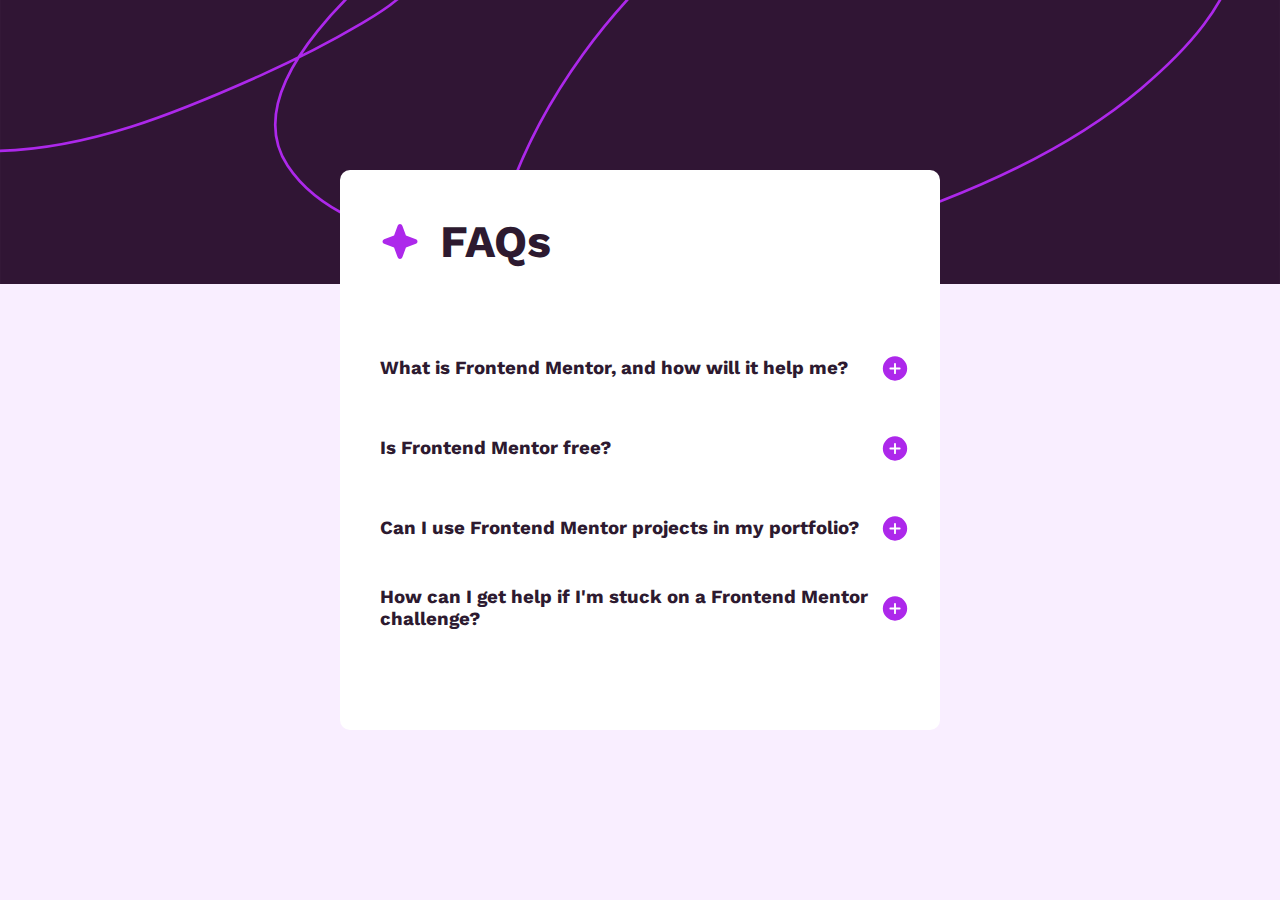
<file: index.html>
<!DOCTYPE html>
<html lang="en">
<head>
  <meta charset="UTF-8">
  <meta name="viewport" content="width=device-width, initial-scale=1.0"> <!-- displays site properly based on user's device -->

  <link rel="icon" type="image/png" sizes="32x32" href="./assets/images/favicon-32x32.png">
  
  <title>Frontend Mentor | FAQ accordion</title>
<link rel="stylesheet" href="./main.css">
  <!-- Feel free to remove these styles or customise in your own stylesheet 👍 -->
  <style>
    *{
      margin: 0;
      padding: 0;
      box-sizing: border-box;
    }
    body{
      background-color: #F9EEFF;
    }
  </style>
</head>
<body>
<img src="./assets/images/background-pattern-desktop.svg" alt="" class="back-img">

 <div class="box">
    <div class="title">
      <img src="./assets/images/icon-star.svg" alt="" class="title-img">
      <h1 class="title-text">FAQs</h1>
    </div>
    <div class="accordion" >
      <h3 class="accor-text" id="accord" onclick="Function()"> What is Frontend Mentor, and how will it help me?</h3> <img src="./assets/images/icon-plus.svg" alt="" class="acc-img" id="acc-img">
    </div>
    <div class="panel" id="panel">
      <p>Frontend Mentor offers realistic coding challenges to help developers improve their 
        frontend coding skills with projects in HTML, CSS, and JavaScript. It's suitable for 
        all levels and ideal for portfolio building.</p>
    </div>

    <div class="accordion" >
      <h3 class="accor-text" id="accord2" onclick="Function2()"> Is Frontend Mentor free?</h3> <img src="./assets/images/icon-plus.svg" alt="" class="acc-img" id="acc-img2">
    </div>
    <div class="panel" id="panel2">
      <p> Yes, Frontend Mentor offers both free and premium coding challenges, with the free 
        option providing access to a range of projects suitable for all skill levels.</p>
    </div>

    <div class="accordion">
      <h3 class="accor-text"  id="accord3" onclick="Function3()"> Can I use Frontend Mentor projects in my portfolio?</h3> <img src="./assets/images/icon-plus.svg" alt="" class="acc-img">
    </div>
    <div class="panel" id="panel3">
      <p> Yes, you can use projects completed on Frontend Mentor in your portfolio. It's an excellent
        way to showcase your skills to potential employers!</p>
    </div>

    <div class="accordion">
      <h3 class="accor-text"  id="accord4" onclick="Function4()">  How can I get help if I'm stuck on a Frontend Mentor challenge?</h3> <img src="./assets/images/icon-plus.svg" alt="" class="acc-img">
    </div>
    <div class="panel" id="panel4">
      <p>The best place to get help is inside Frontend Mentor's Discord community. There's a help 
        channel where you can ask questions and seek support from other community members.</p>
    </div>
 </div>
  
 <script>
  var acc = document.getElementById("accord");
  var panel=document.getElementById("panel");
  var image_icon = document.getElementById("acc-img");

  var acc2 = document.getElementById("accord2");
  var panel2=document.getElementById("panel2");
  var image_icon2 = document.getElementById("acc-img2");

  var acc3 = document.getElementById("accord3");
  var panel3=document.getElementById("panel3");
  var image_icon3 = document.getElementById("acc-img3");

  var acc4 = document.getElementById("accord4");
  var panel4=document.getElementById("panel4");
  var image_icon4 = document.getElementById("acc-img4");

  function Function2(){
    if(panel2.style.display=="none"){
      panel2.style.display = "block";
      image_icon2.src = "./assets/images/icon-minus.svg";
    }else{
      panel2.style.display = "none";
      image_icon2.src = "./assets/images/icon-plus.svg";
      
    }
  }
  function Function(){
    if(panel.style.display=="none"){
      panel.style.display = "block";
      image_icon.src = "./assets/images/icon-minus.svg";
    }else{
      panel.style.display = "none";
      image_icon.src = "./assets/images/icon-plus.svg";
    }
  }

  function Function3(){
    if(panel3.style.display=="none"){
      panel3.style.display = "block";
      image_icon3.src = "./assets/images/icon-minus.svg";
    }else{
      panel3.style.display = "none";
      image_icon3.src = "./assets/images/icon-plus.svg";
    }
  }

  function Function4(){
    if(panel4.style.display=="none"){
      panel4.style.display = "block";
      image_icon4.src = "./assets/images/icon-minus.svg";
    }else{
      panel4.style.display = "none";
      image_icon4.src = "./assets/images/icon-plus.svg";
    }
  }


  
  
  </script>
</body>
</html>

<!-- 
   

 

  

 

 

 

 

 
  
  

 -->
</file>
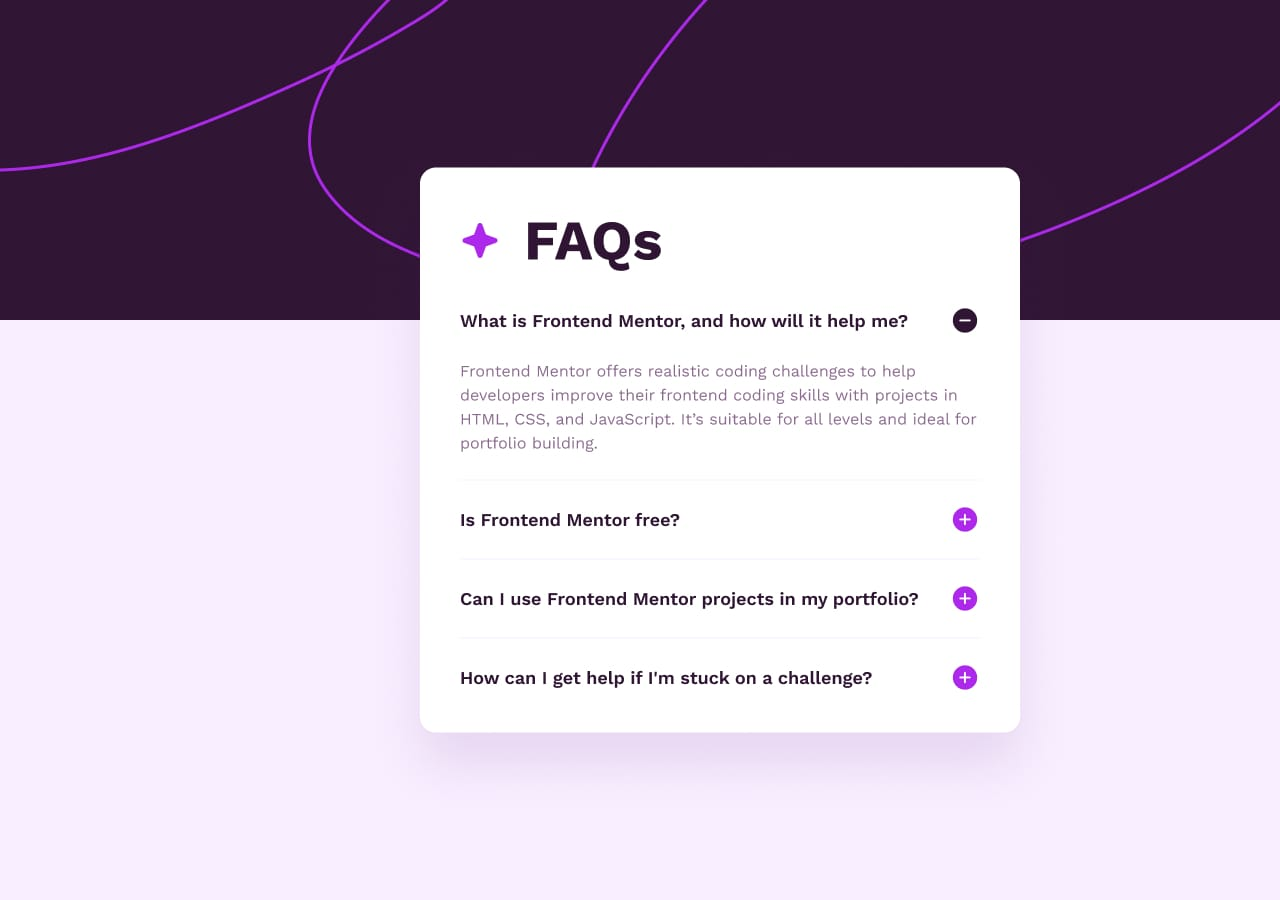
<file: design/view.html>
<!DOCTYPE html>
<html lang="en">
<head>
    <meta charset="UTF-8">
    <meta name="viewport" content="width=device-width, initial-scale=1.0">
    <title>Document</title>
    <style>
        *{
            margin: 0;
            padding: 0;
            box-sizing: border-box;
        }
        body{
            background-image: url(./desktop-design.jpg);
        }
    </style>
</head>
<body>
    
</body>
</html>
</file>
<file: main.css>
@font-face {
    font-family: "WorkSans";
    src: url(./assets/fonts/static/WorkSans-Regular.ttf);
}

@font-face {
    font-family: "WorkSans-bold";
    src: url(./assets/fonts/static/WorkSans-Bold.ttf);
}



:root{
    --worksans:"WorkSans";
    --worksans-bold:"WorkSans-bold";
}


.back-img{
    width: 100%;
    position: absolute;
    top: 0;
    z-index: -1;
    left: 0;
}
.box{
    width: 600px;
    height: 560px;
    border-radius: 10px;
    background-color: #FFFFFF;
    margin: 170px auto;
    display: flex;
    flex-direction: column;
    padding: 45px 40px;
}
.title{
    display: flex;
    color: #2D1A30;
    font-family: var(--worksans-bold);
    column-gap: 20px;
    margin-bottom: 60px;
}
.title-text{
    font-size: 45px;
    transition: .5s;
}

.accor-text{
    transition: .5s;
}

.accor-text:hover{
    color: #AA23EB;
    cursor: pointer;
}

.accordion{
    width: 530px;
    height: 80px;
    
    font-family: var(--worksans-bold);
    color: #2D1A30;
    display: flex;
    align-items: center;
    justify-content: space-between;
}

.panel{
    font-family: var(--worksans);
    color: gray;
    letter-spacing: .5px;
    padding: 10px 0px;
    
    overflow: hidden;

    display: none;
}
</file>
